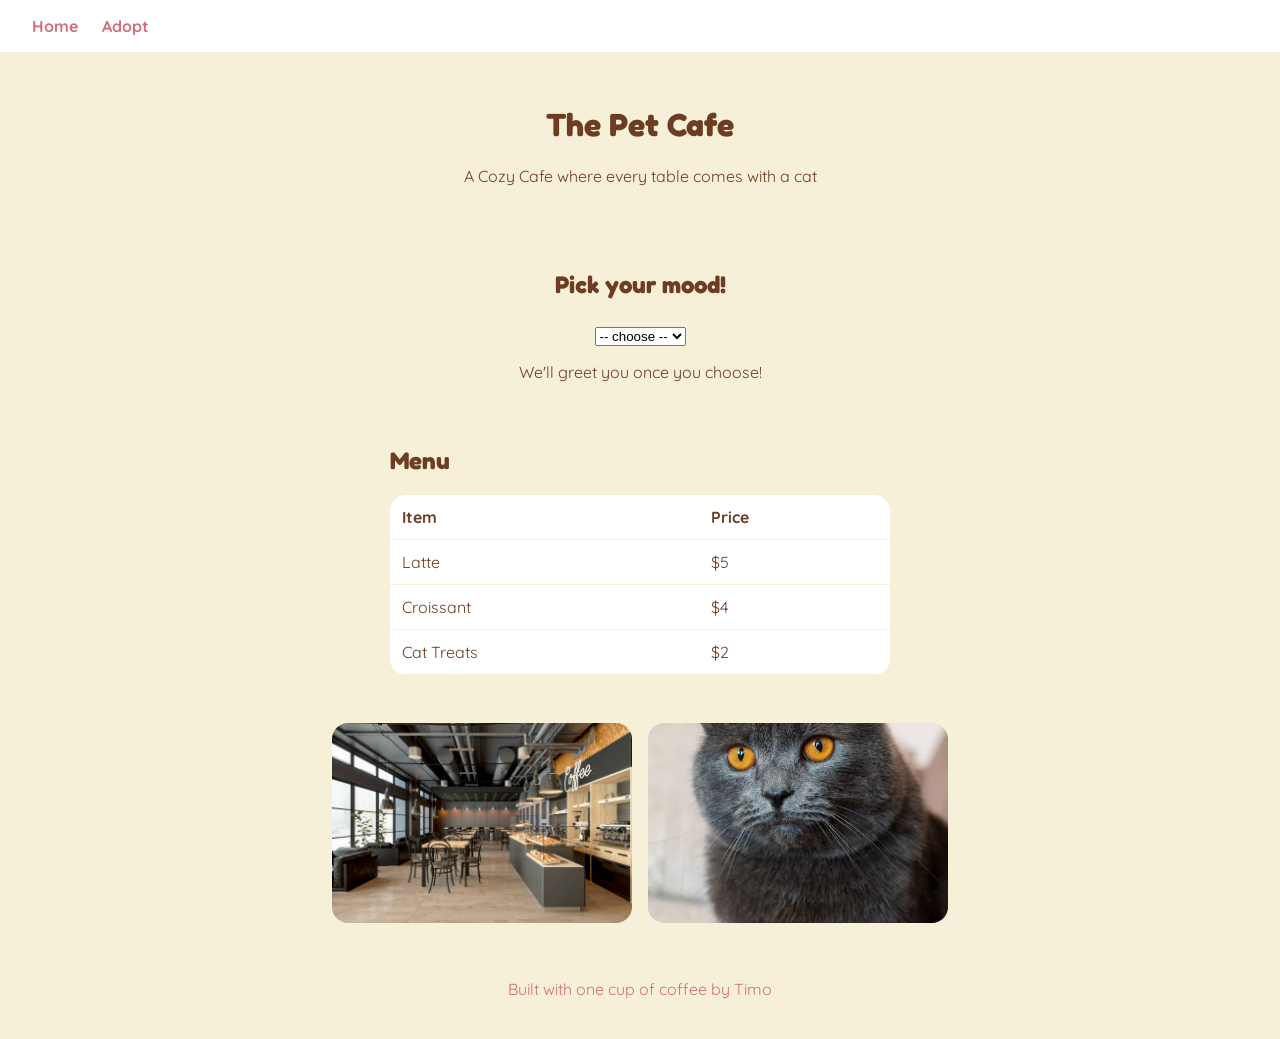
<file: index.html>
<!DOCTYPE html>
<html lang="en">
<head>
    <meta charset="UTF-8">
    <meta name="viewport" content="width=device-width, initial-scale=1.0">
    <title>The Pet Cafe</title>
    <link rel="stylesheet" href="style.css">
</head>
<body>
    <nav>
        <a href="index.html">Home</a>
        <a href="adopt.html">Adopt</a>
    </nav>
    <header>
        <h1>The Pet Cafe</h1>
        <p>A Cozy Cafe where every table comes with a cat</p>
    </header>

    <section id="mood">
        <h2>Pick your mood!</h2>
        <select id="mood-select">
            <option value="">-- choose --</option>
            <option value="sleepy">Sleepy</option>
            <option value="playful">Playful</option>
            <option value="hungry">Hungry</option>
        </select>
        <p id="mood-text">We'll greet you once you choose!</p>
    </section>

    <section id="menu">
        <h2>Menu</h2>
        <table>
            <tr><th>Item</th><th>Price</th></tr>
            <tr><td>Latte</td><td>$5</td></tr>
            <tr><td>Croissant</td><td>$4</td></tr>
            <tr><td>Cat Treats</td><td>$2</td></tr>
        </table>
    </section>
    <section id="gallery">
        <img src="cafe.jpg" alt="cafe interior">
        <img src="cat.jpg" alt="A resident cat">
    </section>

    <footer>
        <p>Built with one cup of coffee by Timo</p>
    </footer>
    <script src="script.js"></script>
</body>
</html>
</file>
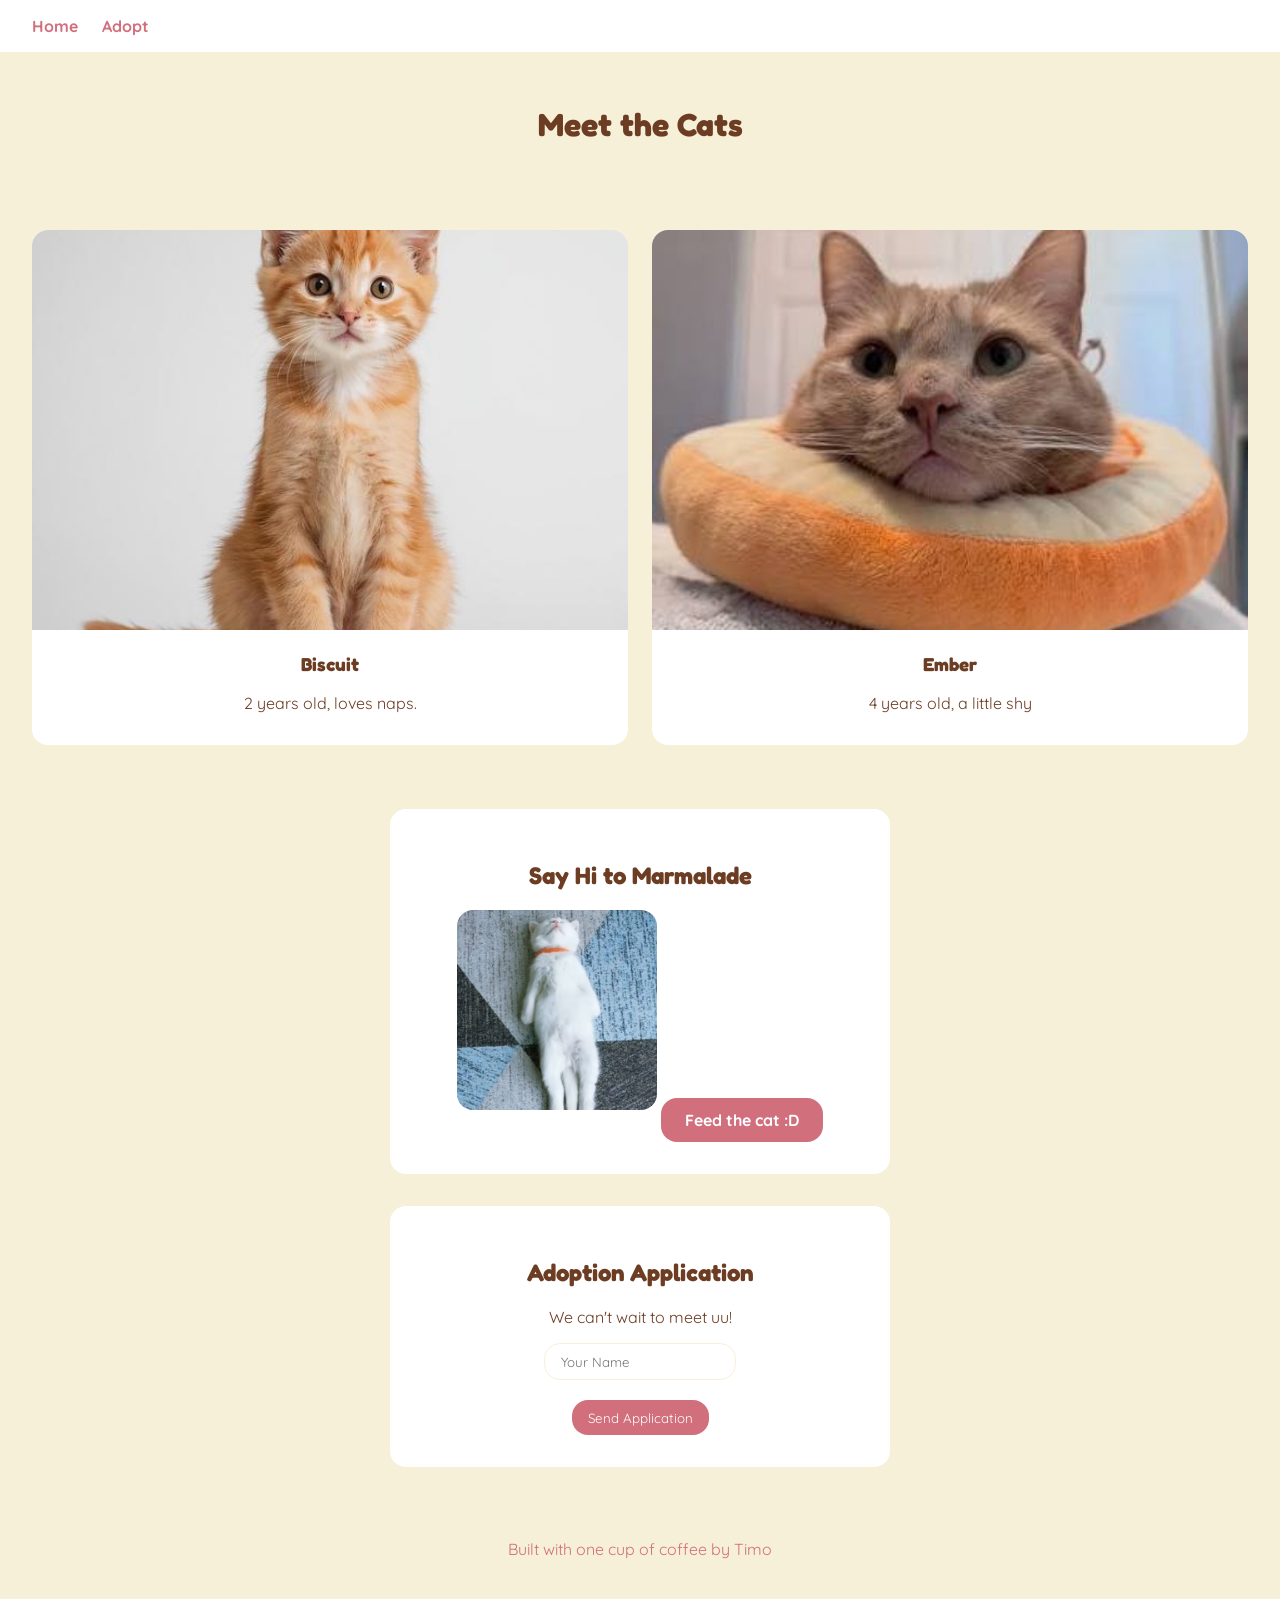
<file: adopt.html>
<!DOCTYPE html>
<html lang="en">
<head>
    <meta charset="UTF-8">
    <meta name="viewport" content="width=device-width, initial-scale=1.0">
    <title>Meet The Cats</title>
    <link rel="stylesheet" href="style.css">
</head>
<body>
    <nav>
        <a href="index.html">Home</a>
        <a href="adopt.html">Adopt</a>
    </nav>
    <header>
        <h1>Meet the Cats</h1>
    </header>
    <section id="cats">
        <div class="cat-card">
            <img src="biscuit.jpg" alt="Biscuit the cat">
            <h3>Biscuit</h3>
            <p>2 years old, loves naps.</p>
        </div>
        <div class="cat-card">
            <img src="ember.jpg" alt="Ember the cat">
            <h3>Ember</h3>
            <p>4 years old, a little shy</p>
        </div>
    </section>

    <section id="pet">
        <h2>Say Hi to Marmalade</h2>
        <img id="pet-img" src="sleeping.jpg" alt="Marmlade sleeping">
        <p id="pet-bubble" class="hidden">Purrr! Thanks for the Snack!</p>
        <button id="feed-btn">Feed the cat :D</button>
    </section>

    <section id="adopt-form">
        <h2>Adoption Application</h2>
        <p id="greeting">We can't wait to meet uu!</p>
        <form id="form">
            <input type="text" id="name-input" placeholder="Your Name" required>
            <br><br>
            <button type="submit" id="submit-btn">Send Application</button>
        </form>
        <p id="SuccessMessage" class="hidden">Application sent to the cafe!</p>
    </section>

    <footer>
        <p>Built with one cup of coffee by Timo</p>
    </footer>

    <script src="script.js"></script>
</body>
</html>
</file>
<file: style.css>
@import url('https://fonts.googleapis.com/css2?family=Fredoka:wght@600&family=Quicksand&display=swap');

:root {
    --cream: #f7f0d9;
    --brown: #6d3d23;
    --rose: #d16f7c;
    --radius: 16px;
}

*{box-sizing: border-box;}
body{
    margin:0;
    background: var(--cream);
    color: var(--brown);
    font-family: 'Quicksand', sans-serif;
}

h1,h2,h3 {
    font-family: 'Fredoka', sans-serif;
}

nav {
    display: flex;
    gap: 1.5rem;
    padding: 1rem 2rem;
    background: white;
}

nav a {
    text-decoration: none;
    color: var(--rose);
    font-weight: bold;
    transition: color 0.2s ease;
}

nav a:hover {
    color:var(--brown);
}
header {
    padding: 2rem;
    text-align: center;
}

#gallery {
    display: flex;
    gap: 1rem;
    justify-content: center;
    padding: 1rem 2rem;
    flex-wrap: wrap;
}

#gallery img {
    width: 300px;
    height: 200px;
    object-fit: cover;
    border-radius: var(--radius);
}

#menu {
    max-width: 500px;
    margin: 2rem auto;
}

#mood {
    text-align: center;
    padding: 1rem 2rem;
}

#mood select {
    margin-top: 0.5rem;
}

table {
    width: 100%;
    border-collapse: collapse;
    background: white;
    border-radius: var(--radius);
    overflow: hidden;
}

td, th {
    padding: 0.75rem;
    border-bottom: 1px solid var(--cream);
    text-align: left;
}

#cats {
    display: grid;
    grid-template-columns: repeat(auto-fit, minmax(200px, 1fr));
    gap: 1.5rem;
    padding: 2rem;
}

#pet, #adopt-form {
    max-width: 500px;
    margin: 2rem auto;
    padding: 2rem;
    background: white;
    border-radius: var(--radius);
    text-align: center;
}
#pet img {
    width: 200px;
    height: 200px;
    object-fit: cover;
    border-radius: var(--radius);
    margin-bottom: 1rem;
}

#pet-bubble {
    color: var(--rose);
    font-weight: bold;
}

#feed-btn {
    font-family: 'Quicksand', sans-serif;
    font-size: 1rem;
    font-weight: bold;
    background: var(--rose);
    color: white;
    border: none;
    padding: 0.75rem 1.5rem;
    border-radius: var(--radius);
    cursor: pointer;
    margin-top: 0.5rem;
    transition: background 0.2s ease, transform 0.2s ease;
}

#feed-btn:hover {
    background: var(--brown);
    transform: translateY(-2px);
}

#adopt-form input,
#adopt-form button {
    font-family: 'Quicksand', sans-serif;
    padding: 0.6rem 1rem;
    border-radius: var(--radius);
    border: 1px solid var(--cream);
}

#adopt-form button {
    background: var(--rose);
    color: white;
    border: none;
    cursor: pointer;
    transition: background 0.2s ease;
}

#adopt-form button:hover {
    background: var(--brown);
}

.cat-card {
    background: white;
    border-radius: var(--radius);
    overflow: hidden;
    padding-bottom: 1rem;
    text-align: center;
    transition: transform 0.2s ease;
}

.cat-card:hover {
    transform: translateY(-6px);
}

.cat-card img {
    width: 100%;
    height: 400px;
    object-fit: cover;
}
footer {
    text-align: center;
    padding: 1.5rem;
    color: var(--rose);
}

.hidden {
    display: none;
}

@media (max-width: 600px) {
    nav {
        flex-direction: column;
        gap: 0.5rem;
    }
    #gallery img {
        width: 100%;
    }
}
</file>
